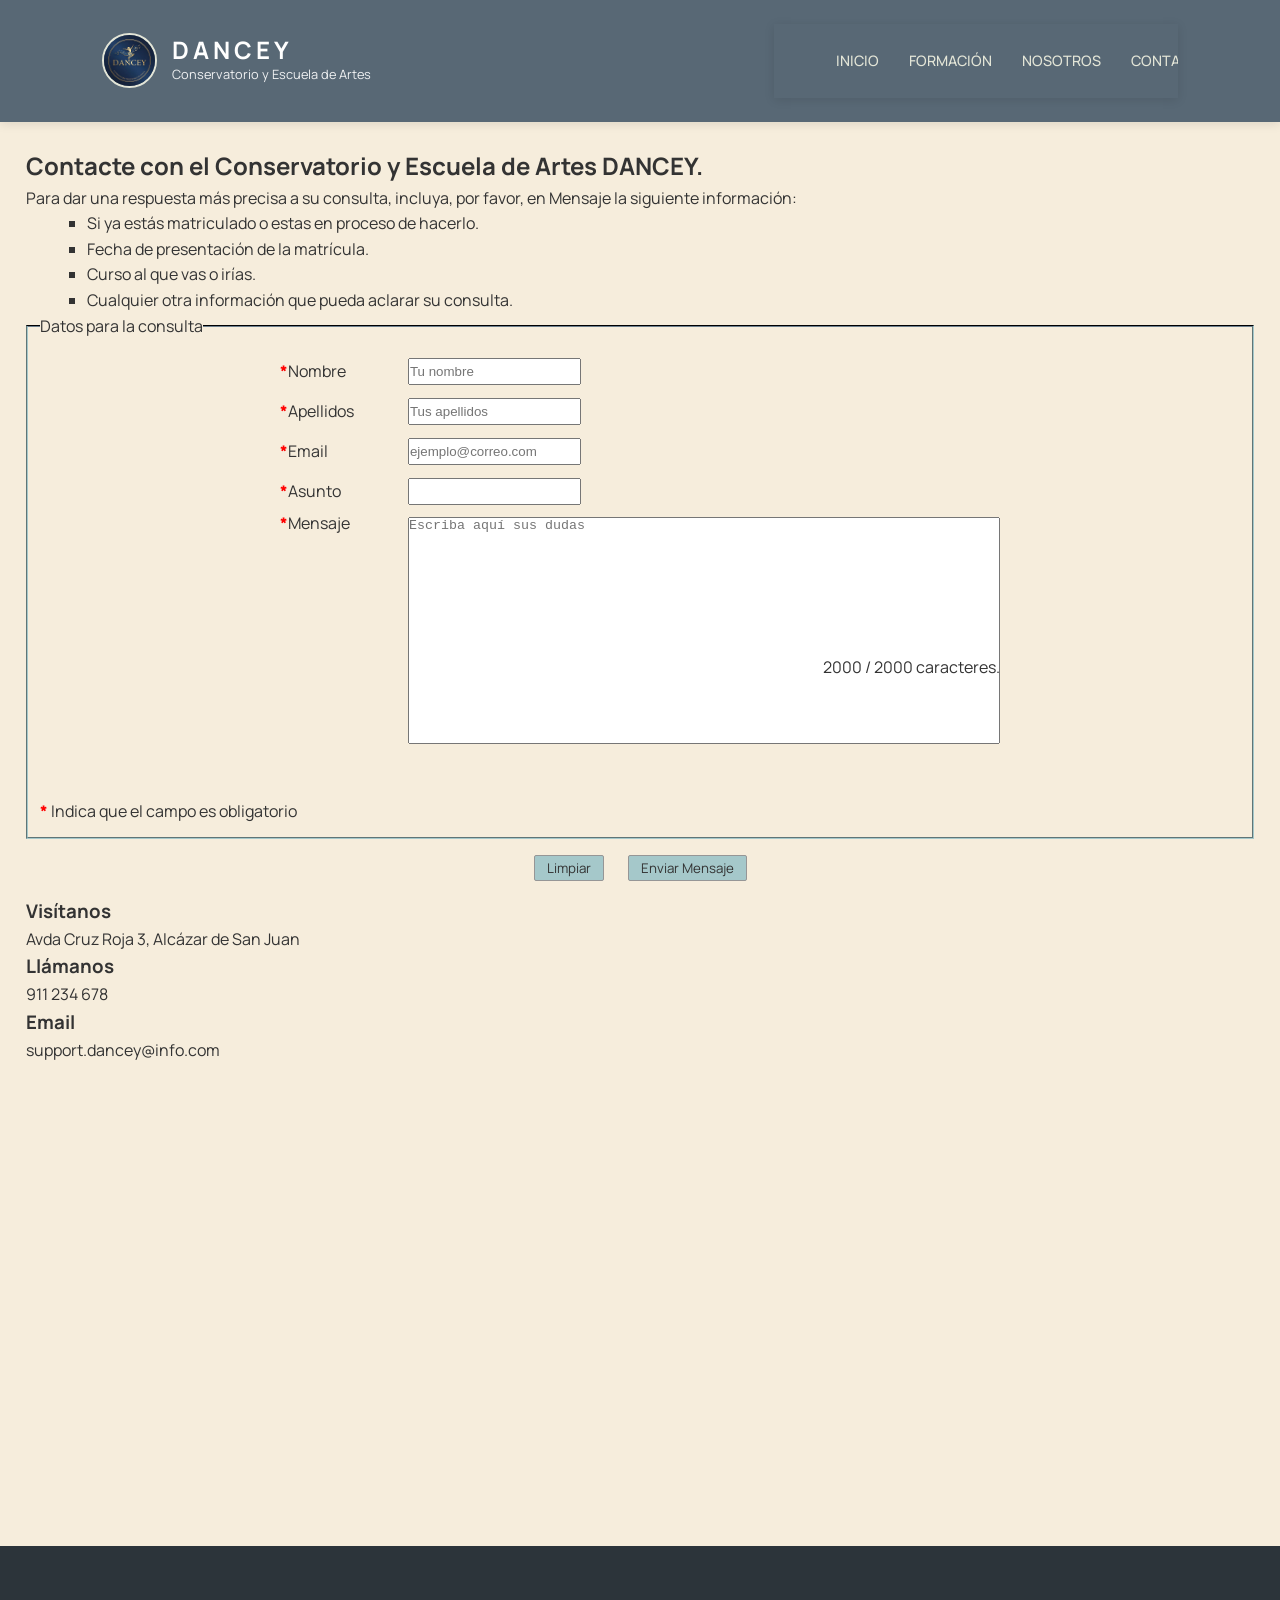
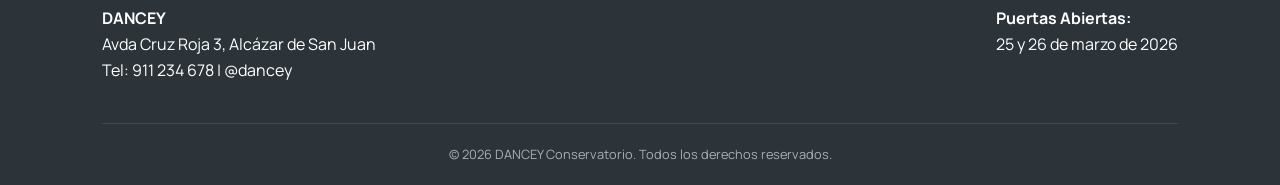
<file: Dancey_3erTrimestre_MirunaCarlosAlvaroFatima/html/contacto.html>
<!DOCTYPE html>
<html lang="es">

    <head>
        <meta charset="UTF-8">
        <meta name="viewport" content="width=device-width, initial-scale=1.0">
        <title>Contacto - DANCEY</title>
        <link rel="stylesheet" href="../css/base-style.css">
        <link rel="stylesheet" href="../css/contacto-style.css">
    </head>

    <body onresize="visibilityCheck()" onload="onReset()">
    <header>
        <div class="logo">
            <div class="logo-flex">
                <img src="../img/logo.jpeg" alt="Logo DANCEY" class="logo-img-dancey">
                
                <div class="logo-texto">
                    <h1>DANCEY</h1>
                    <p>Conservatorio y Escuela de Artes</p>
                </div>
            </div>
        </div>
        <nav>
        <button id="compact" style="display:none;">↓</button> <ul class="menu"> <li><a href="../index.html">Inicio</a></li>
            <li><a href="./formacion.html">Formación</a></li>
            <li><a href="./nosotros.html">Nosotros</a></li>
            <li><a href="./contacto.html">Contacto</a></li>
        </ul>
    </nav>
    </header>

        <main>
            <article>
                <h2>Contacte con el Conservatorio y Escuela de Artes DANCEY.</h2>
                <p>Para dar una respuesta más precisa a su consulta, incluya, por favor, en Mensaje la
                    siguiente información:</p>
                <ul>
                    <li>Si ya estás matriculado o estas en proceso de hacerlo.</li>
                    <li>Fecha de presentación de la matrícula.</li>
                    <li>Curso al que vas o irías.</li>
                    <li>Cualquier otra información que pueda aclarar su consulta.</li>
                </ul>
            </article>
            <article class="contacto-form">
                <form id="formulario" action="#">
                    <fieldset>
                        <legend>Datos para la consulta</legend>
                        <div class="datos">
                            <div class="input-group">
                                <label><span class="required">*</span>Nombre</label>
                                <input type="text" placeholder="Tu nombre">
                            </div>
                            <div class="input-group">
                                <label><span class="required">*</span>Apellidos</label>
                                <input type="text" placeholder="Tus apellidos">
                            </div>
                            <div class="input-group">
                                <label><span class="required">*</span>Email</label>
                                <input type="email" placeholder="ejemplo@correo.com" required>
                            </div>
                            <div class="input-group">
                                <label><span class="required">*</span>Asunto</label>
                                <input type="text" name="asunto" required>
                            </div>
                            <div class="input-group">
                                <label class="mensaje"><span class="required">*</span>Mensaje</label>
                                <textarea id="textarea" rows="15" cols="60" placeholder="Escriba aquí sus dudas"
                                    maxlength="2000" form="formulario" required></textarea>
                                <div class="caracteres">
                                    <p id="CActuales">
                                        2000 / 2000 caracteres.
                                    </p>
                                </div>
                            </div>
                        </div>
                        <p class="aclaracion"><span class="required">*</span> Indica que el campo es obligatorio</p>
                    </fieldset>
                    <div class="botones">
                        <button type="reset" class="btn-clean">Limpiar</button>
                        <button type="submit" class="btn-primary">Enviar Mensaje</button>
                    </div>
                </form>
            </article>

            <article>
                <div class="info-box">
                    <h3>Visítanos</h3>
                    <p>Avda Cruz Roja 3, Alcázar de San Juan</p>
                </div>
                <div class="info-box">
                    <h3>Llámanos</h3>
                    <p>911 234 678</p>
                </div>
                <div class="info-box">
                    <h3>Email</h3>
                    <p>support.dancey@info.com</p>
                </div>
                <div class="mapa-placeholder">
                    <iframe
                        src="https://www.google.com/maps/embed?pb=!1m14!1m12!1m3!1d2995.9442883830307!2d-3.2314231198125003!3d39.38494230468296!2m3!1f0!2f0!3f0!3m2!1i1024!2i768!4f13.1!5e0!3m2!1ses!2ses!4v1777017046117!5m2!1ses!2ses"
                        width="600" height="450" style="border:0;" allowfullscreen="" loading="lazy"
                        referrerpolicy="no-referrer-when-downgrade">
                    </iframe>
                </div>
            </article>
        </main>

    <footer id="contacto">
        <div class="footer-contenido">
            <div class="footer-info">
                <h4>DANCEY</h4>
                <p>Avda Cruz Roja 3, Alcázar de San Juan</p>
                <p>Tel: 911 234 678 | @dancey</p>
            </div>
            <div class="footer-evento">
                <p><strong>Puertas Abiertas:</strong></p>
                <p>25 y 26 de marzo de 2026</p>
            </div>
        </div>
        <div class="footer-boton">
            <p>&copy; 2026 DANCEY Conservatorio. Todos los derechos reservados.</p>
        </div>
    </footer>
        <script src='../js/contacto.js'></script>
    </body>

</html>
</file>
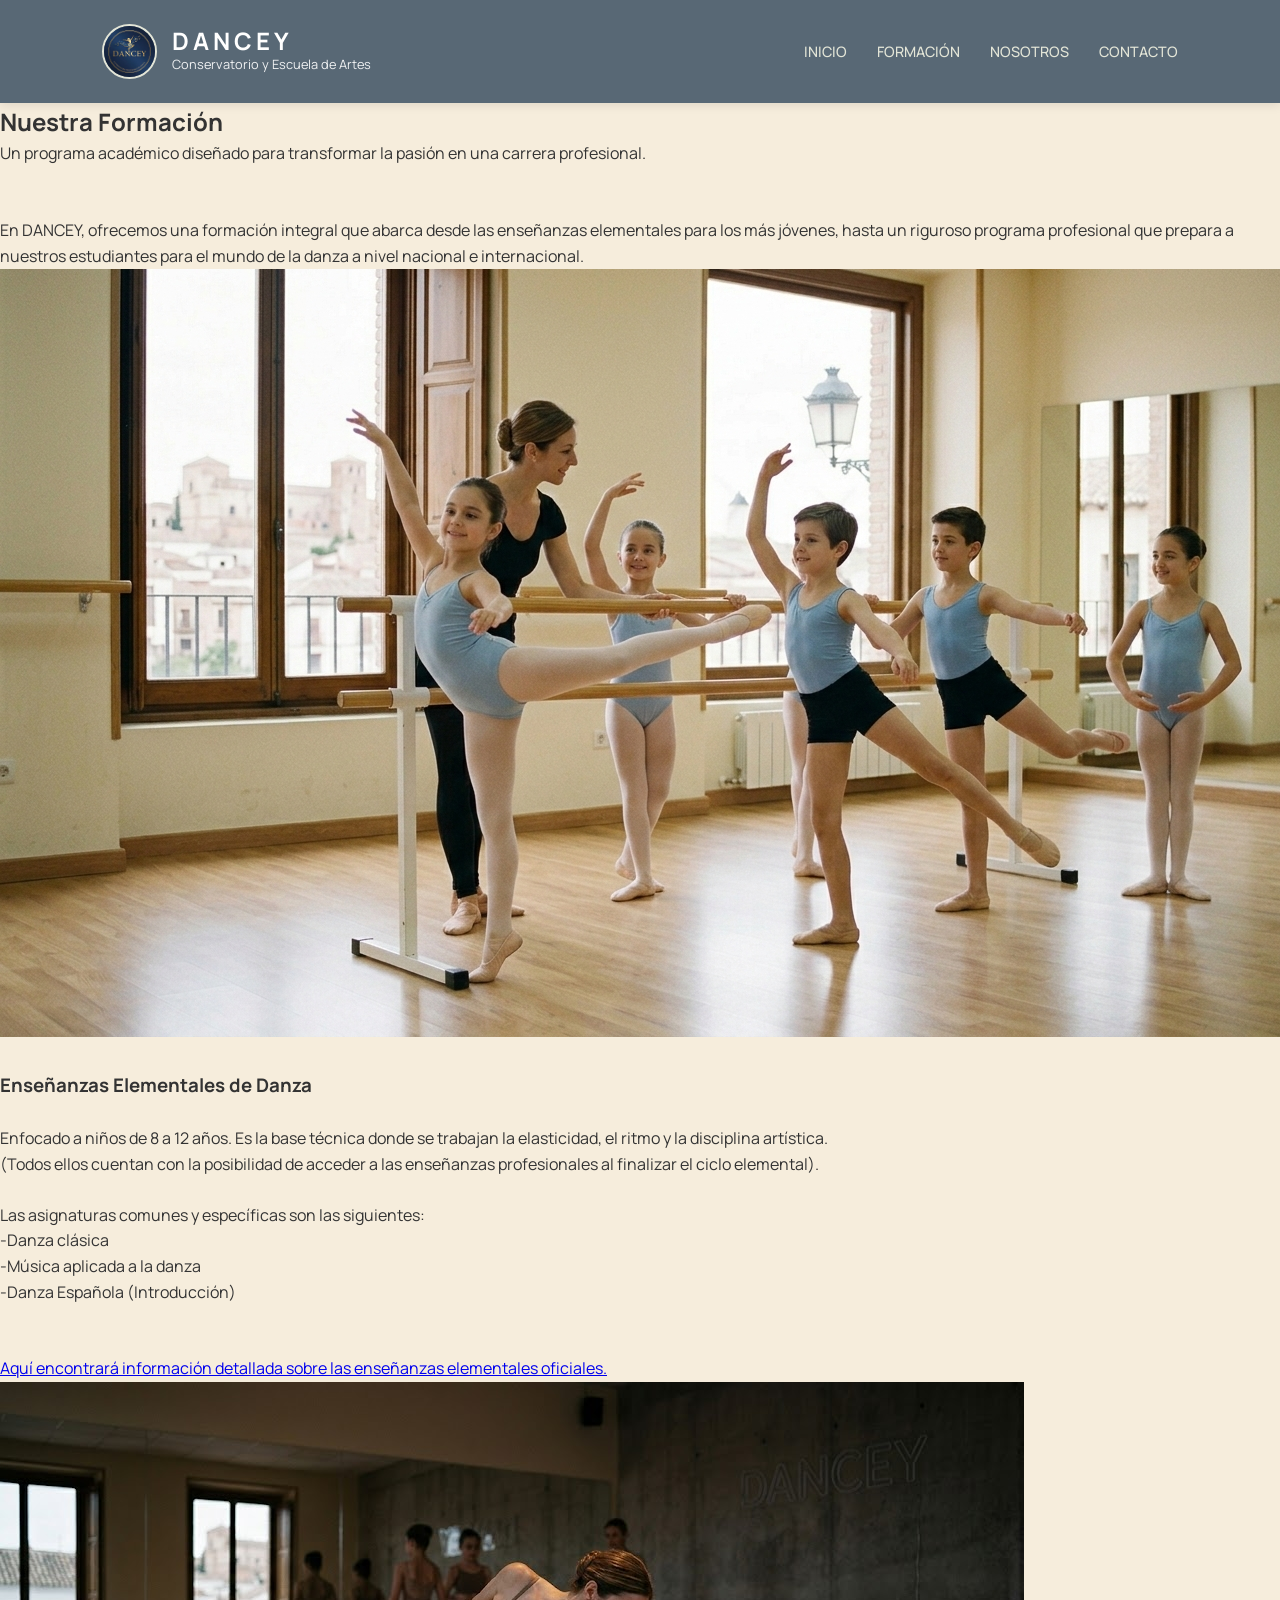
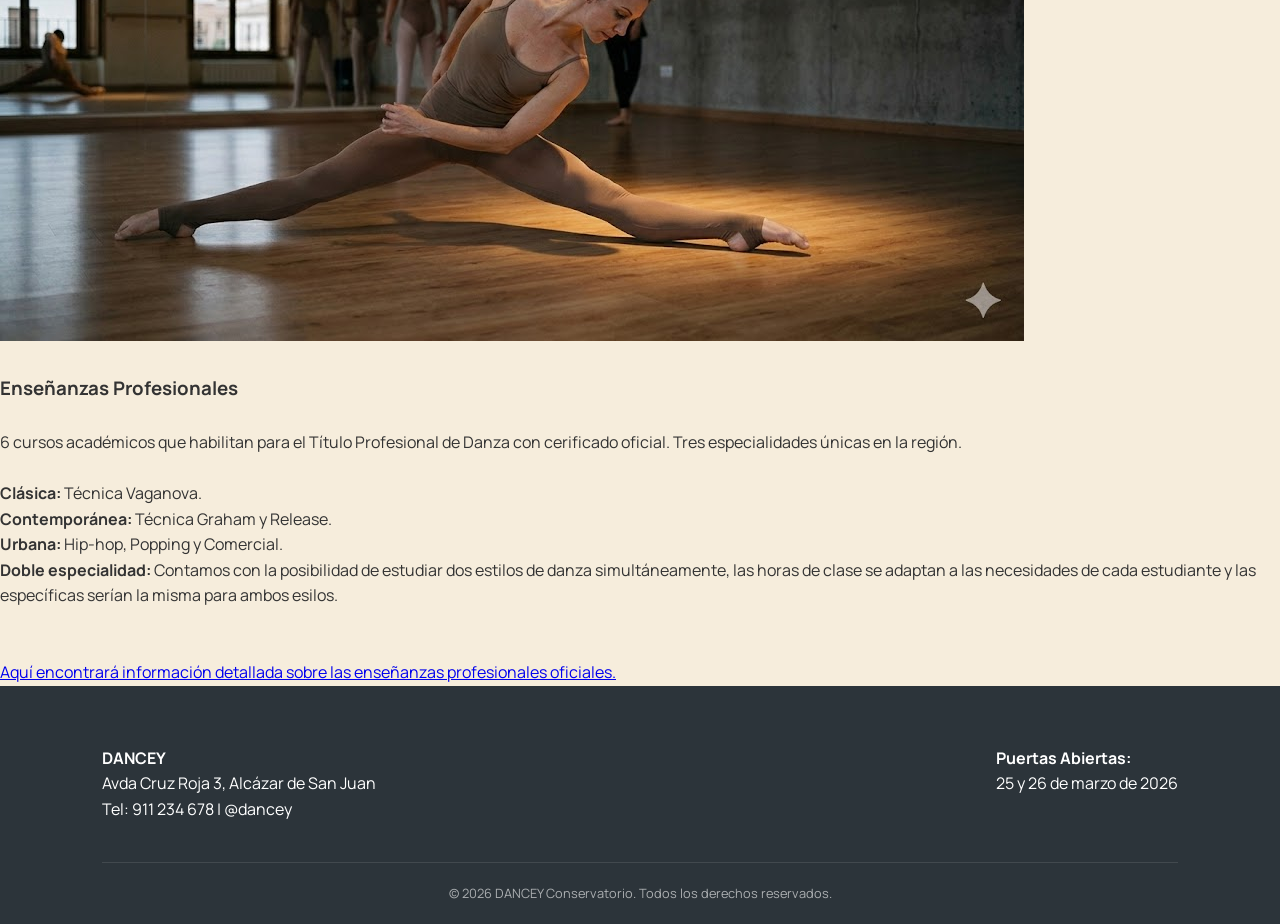
<file: Dancey_3erTrimestre_MirunaCarlosAlvaroFatima/html/formacion.html>
<!DOCTYPE html>
<html lang="es">
<head>
    <meta charset="UTF-8">
    <meta name="viewport" content="width=device-width, initial-scale=1.0">
    <title>Formación Académica - DANCEY</title>
    <link rel="stylesheet" href="../css/base-style.css">
    <link rel="stylesheet" href="../css/formacion-style.css">
</head>
<body>
    <header>
        <div class="logo">
            <div class="logo-flex">
                <img src="../img/logo.jpeg" alt="Logo DANCEY" class="logo-img-dancey">
                
                <div class="logo-texto">
                    <h1>DANCEY</h1>
                    <p>Conservatorio y Escuela de Artes</p>
                </div>
            </div>
        </div>
        <nav>
            <ul>
                <li><a href="../index.html">Inicio</a></li>
                <li><a href="./formacion.html">Formación</a></li>
                <li><a href="./nosotros.html">Nosotros</a></li>
                <li><a href="./contacto.html">Contacto</a></li>
            </ul>
        </nav>
    </header>

    <main class="page-content">
        <section class="page-intro">
            <h2>Nuestra Formación</h2>
            <p>Un programa académico diseñado para transformar la pasión en una carrera profesional.</p>
            <br>
            <br>
            <p>
                En DANCEY, ofrecemos una formación integral que abarca desde las enseñanzas elementales para los más jóvenes, hasta un riguroso programa profesional que prepara a nuestros estudiantes para el mundo de la danza a nivel nacional e internacional.
            </p> 
            </section>

        <section class="formacion-detalle">
            <div class="formacion-row">
                <div class="formacion-img">
                    <img src="../img/clase-elemental.png" alt="Niños en clase de ballet">
                </div>
                <br>

                <div class="formacion-info"> 
                    <h3>Enseñanzas Elementales de Danza</h3>
                    <br>

                    <p>Enfocado a niños de 8 a 12 años. Es la base técnica donde se trabajan la elasticidad, el ritmo y la disciplina artística.
                    <br>
                    (Todos ellos cuentan con la posibilidad de acceder a las enseñanzas profesionales al finalizar el ciclo elemental).
                    <br>
                    <br>
                    Las asignaturas comunes y específicas son las siguientes:
                    <br>
                    </p>
                    <div class="especialidades">
                        <div class="esp-item">-Danza clásica</div>
                        <div class="esp-item">-Música aplicada a la danza</div>
                        <div class="esp-item">-Danza Española (Introducción)</div>
                    </div>
                    <br>
                    <br> 
                    <p>
                        <a href="https://educacion.castillalamancha.es/educacion/ensenanzas-artisticas/elementales-danza" target="_blank">Aquí encontrará información detallada sobre las enseñanzas elementales oficiales.</a>
                    </p>
                </div>
            </div>

            <div class="formacion-row reverse">
                <div class="formacion-img">
                    <img src="../img/clase-profesional.jpg" alt="Danza contemporánea profesional">
                </div>
                <div class="formacion-info"> 
                    <br>
                    <h3>Enseñanzas Profesionales</h3>
                    <br>
                    <p>6 cursos académicos que habilitan para el Título Profesional de Danza con cerificado oficial. Tres especialidades únicas en la región.</p>
                    <br>
                    <div class="especialidades">
                        <div class="esp-item"><strong>Clásica:</strong> Técnica Vaganova.</div>
                        <div class="esp-item"><strong>Contemporánea:</strong> Técnica Graham y Release.</div>
                        <div class="esp-item"><strong>Urbana:</strong> Hip-hop, Popping y Comercial.</div>
                        <div class="esp-item"><strong>Doble especialidad:</strong> Contamos con la posibilidad de estudiar dos estilos de danza simultáneamente, las horas de clase se adaptan a las necesidades de cada estudiante y las específicas serían la misma para ambos esilos.</div>
                    </div>
                    <br>
                    <br> 
                    <p>
                        <a href="https://educacion.castillalamancha.es/educacion/ensenanzas-artisticas/profesionales-danza" target="_blank">Aquí encontrará información detallada sobre las enseñanzas profesionales oficiales.</a>
                    </p>
                </div>
            </div>
        </section>
    </main>

    <footer id="contacto">
        <div class="footer-contenido">
            <div class="footer-info">
                <h4>DANCEY</h4>
                <p>Avda Cruz Roja 3, Alcázar de San Juan</p>
                <p>Tel: 911 234 678 | @dancey</p>
            </div>
            <div class="footer-evento">
                <p><strong>Puertas Abiertas:</strong></p>
                <p>25 y 26 de marzo de 2026</p>
            </div>
        </div>
        <div class="footer-boton">
            <p>&copy; 2026 DANCEY Conservatorio. Todos los derechos reservados.</p>
        </div>
    </footer>

    </body>
</html>
</file>
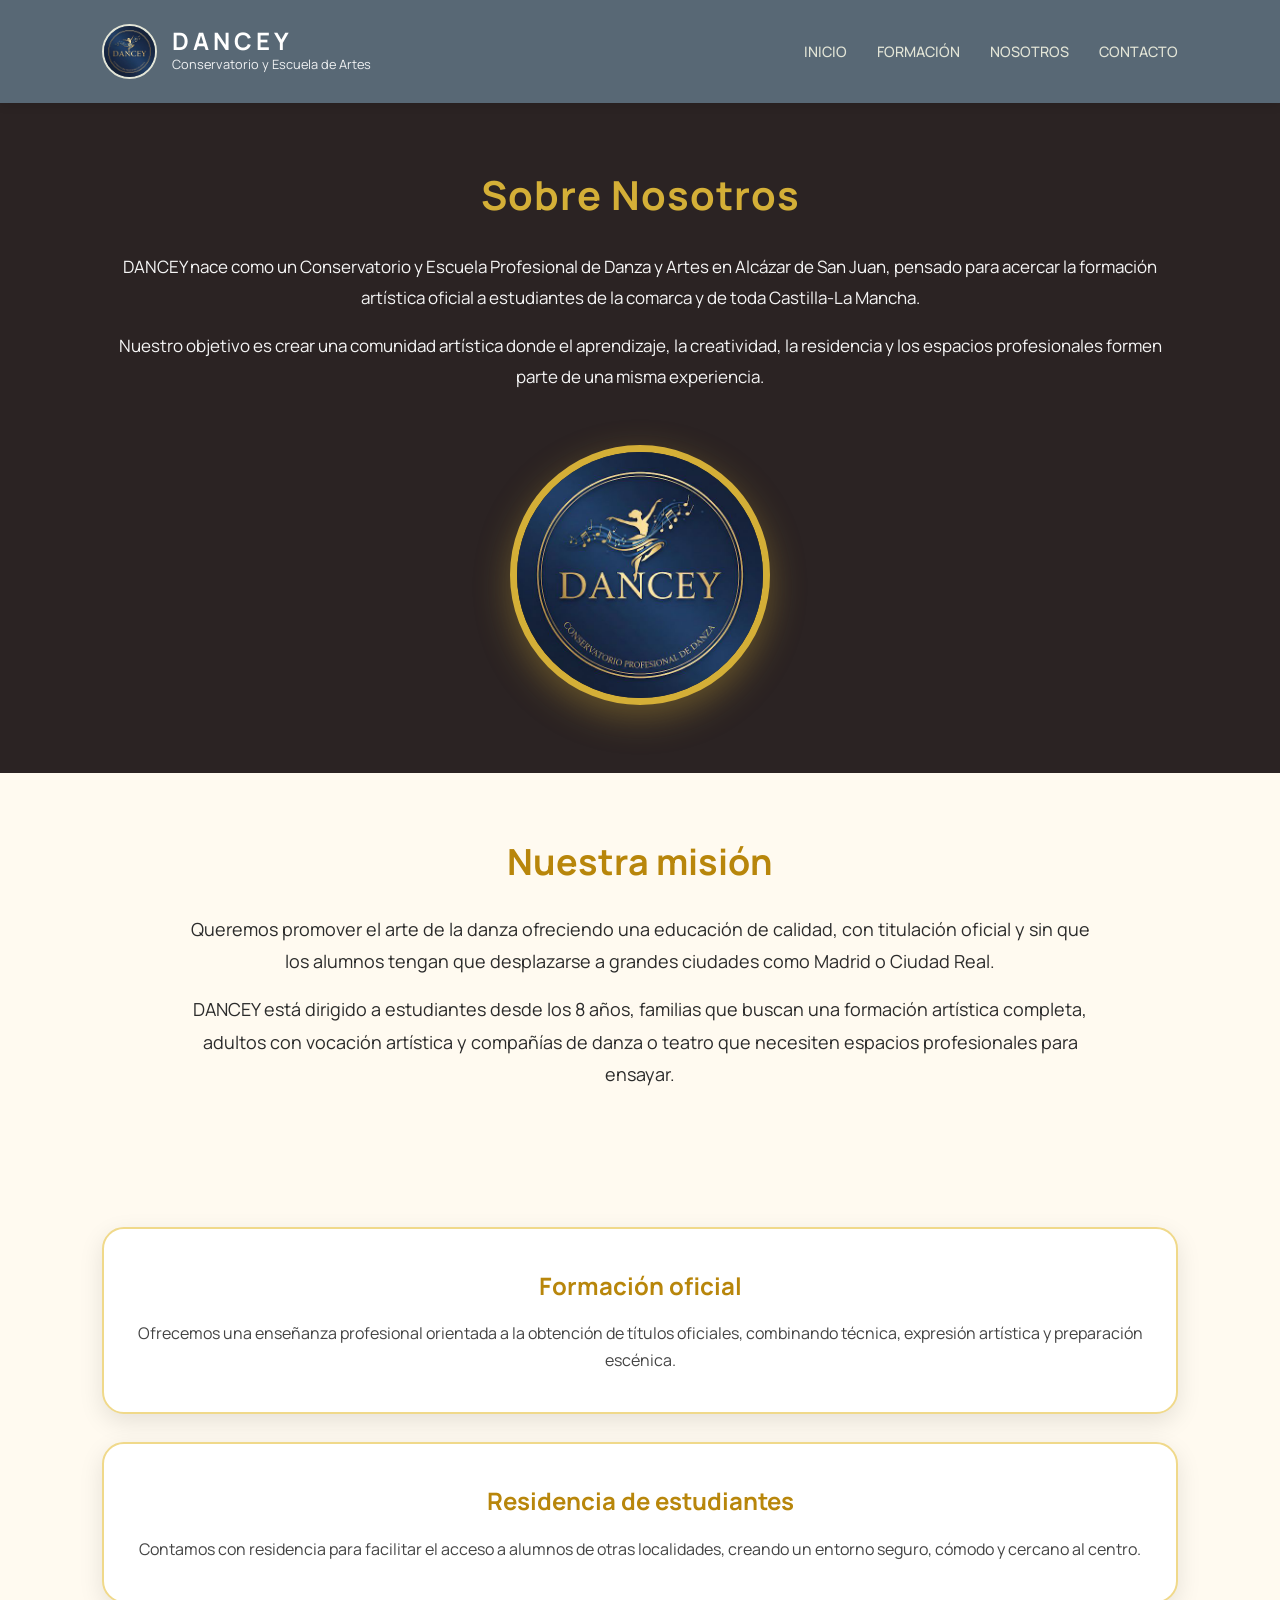
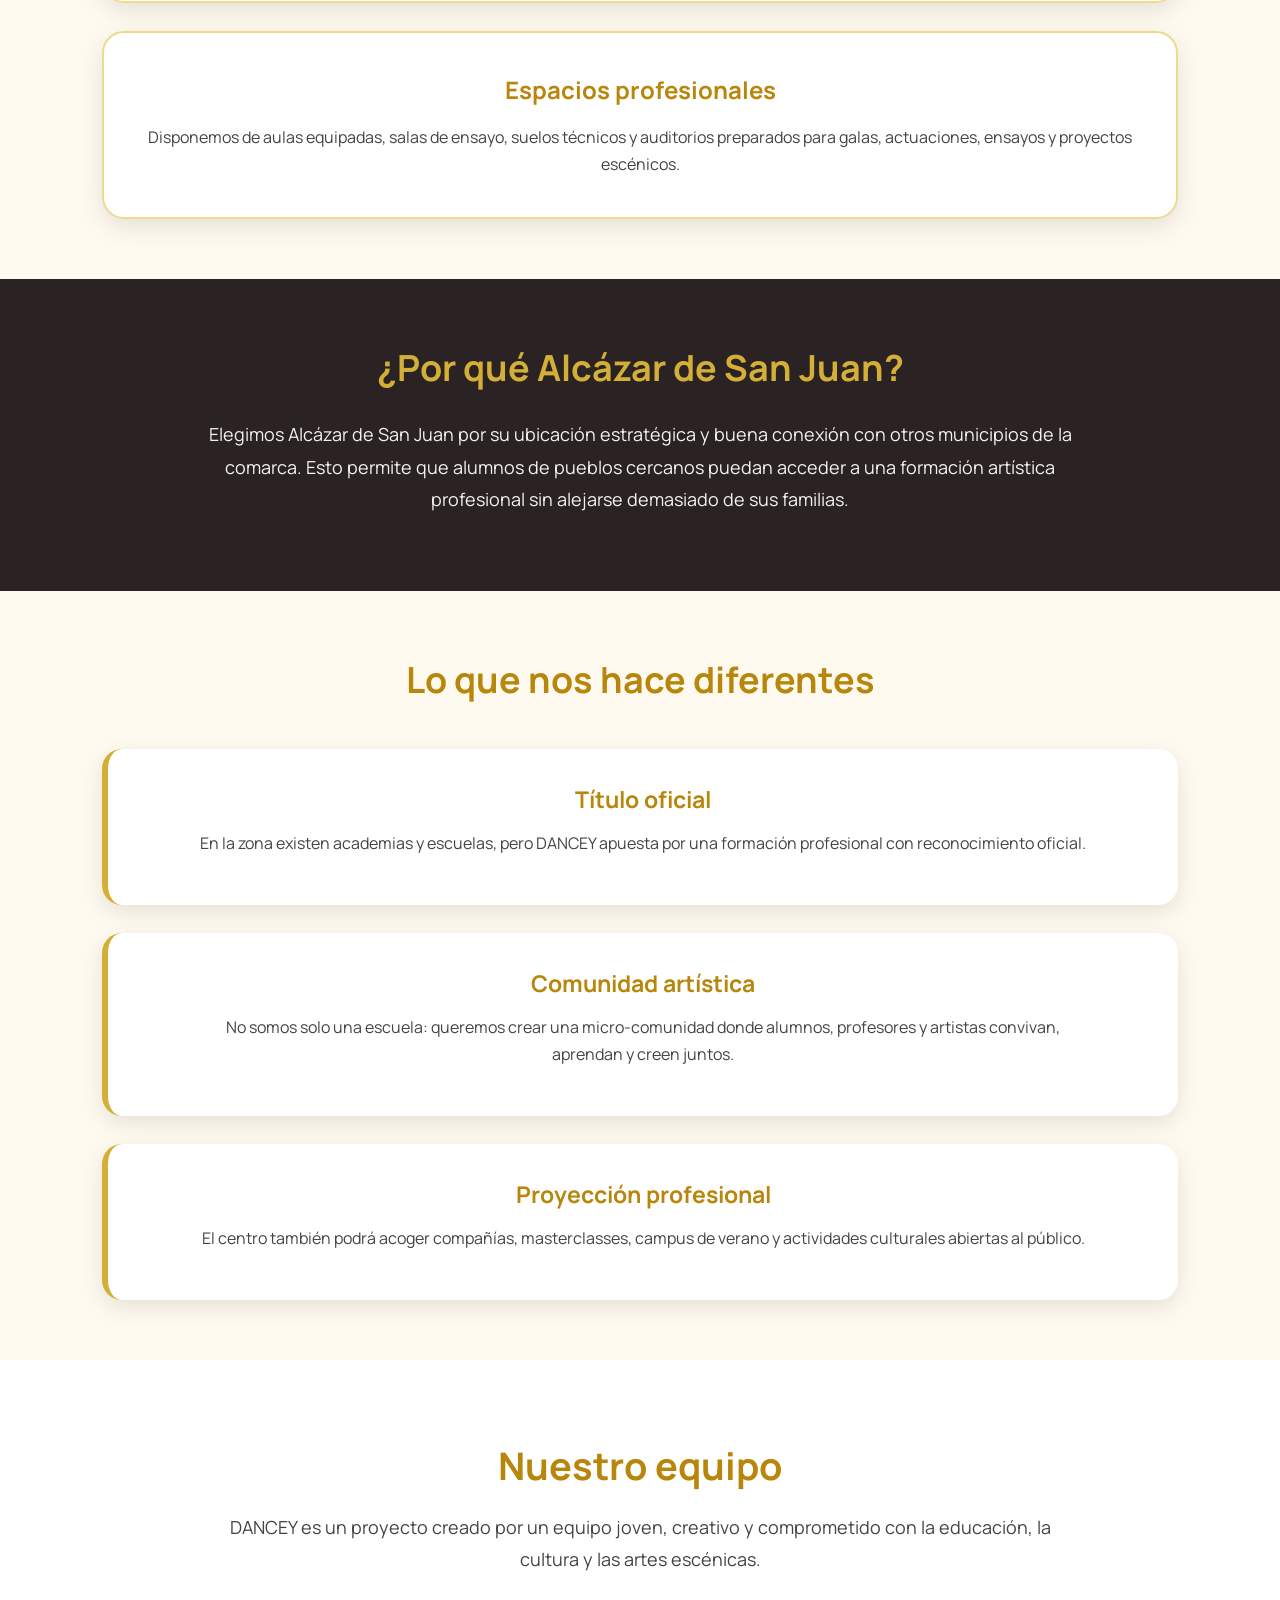
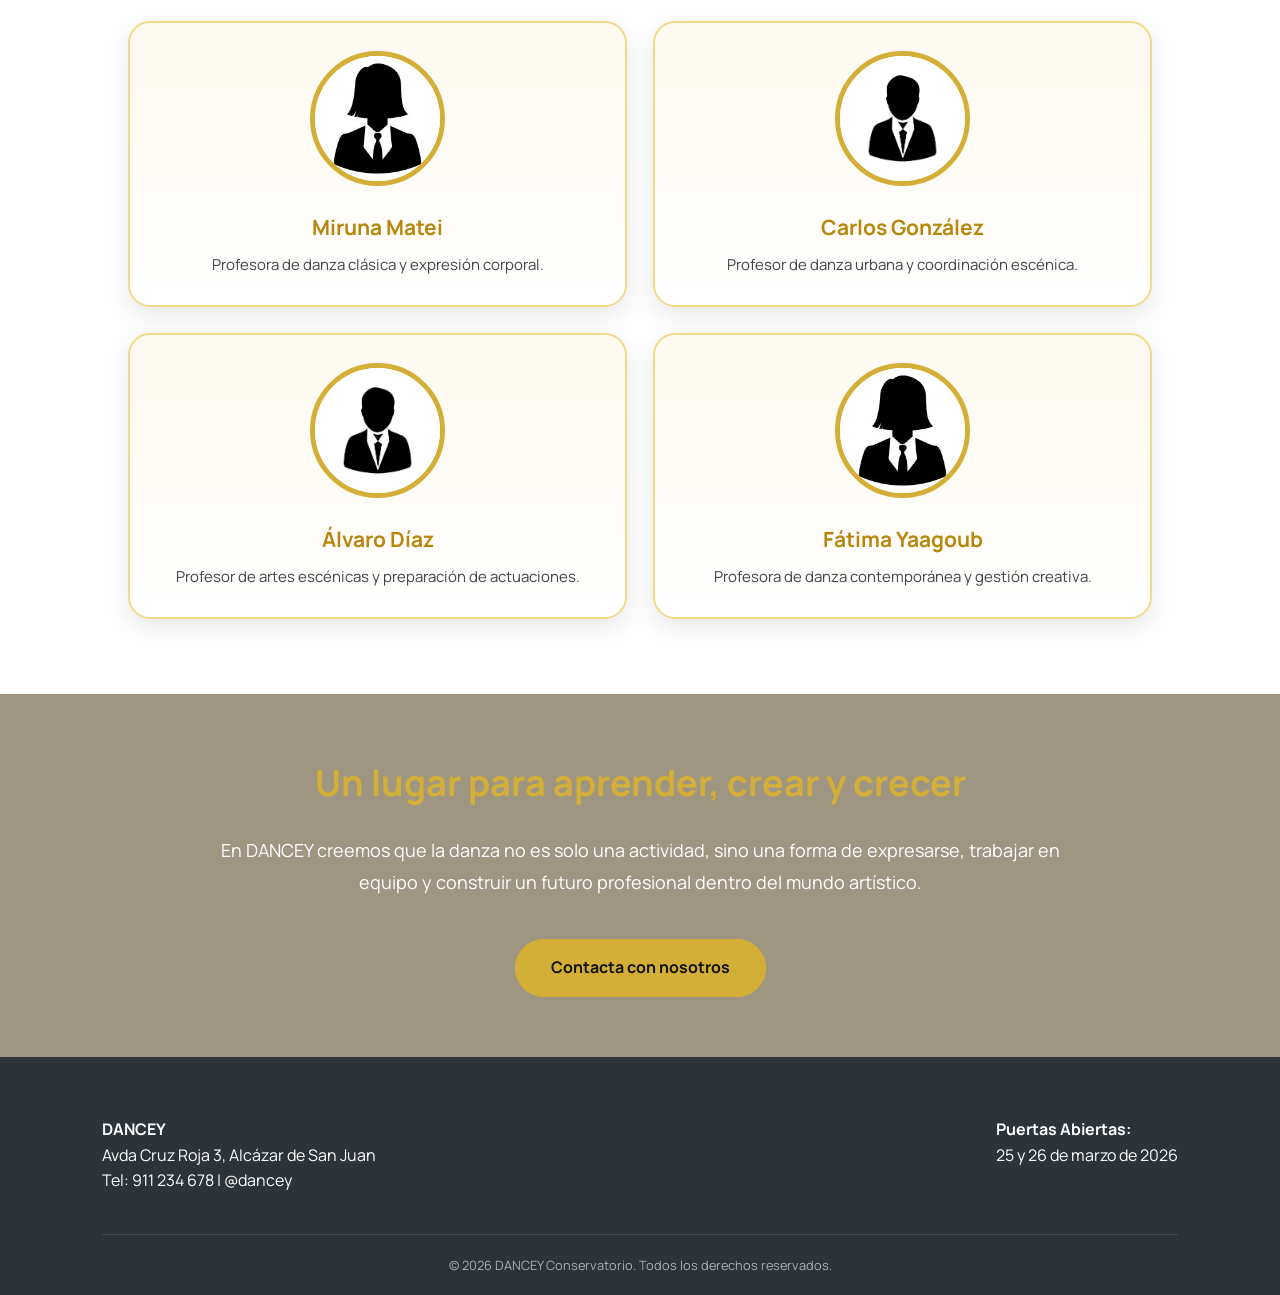
<file: Dancey_3erTrimestre_MirunaCarlosAlvaroFatima/html/nosotros.html>
<!-- SI QUIERES CAMBIAR LAS IMÁGENES, PUEDES HACERLO -->

<!DOCTYPE html>
<html lang="es">
<head>
    <meta charset="UTF-8">
    <meta name="viewport" content="width=device-width, initial-scale=1.0">
    <title>Sobre Nosotros - DANCEY</title>
    <link rel="stylesheet" href="../css/base-style.css">
    <link rel="stylesheet" href="../css/nosotros-style.css">
</head>
<body>
    <header>
        <div class="logo">
            <div class="logo-flex">
                <img src="../img/logo.jpeg" alt="Logo DANCEY" class="logo-img-dancey">
                
                <div class="logo-texto">
                    <h1>DANCEY</h1>
                    <p>Conservatorio y Escuela de Artes</p>
                </div>
            </div>
        </div>
        <nav>
            <ul>
                <li><a href="../index.html">Inicio</a></li>
                <li><a href="./formacion.html">Formación</a></li>
                <li><a href="./nosotros.html">Nosotros</a></li>
                <li><a href="./contacto.html">Contacto</a></li>
            </ul>
        </nav>
    </header>

    <main class="page-content">
    <section class="nosotros-hero">
    <div class="nosotros-hero-text">
        <h2>Sobre Nosotros</h2>
        <p>
            DANCEY nace como un Conservatorio y Escuela Profesional de Danza y Artes
            en Alcázar de San Juan, pensado para acercar la formación artística oficial
            a estudiantes de la comarca y de toda Castilla-La Mancha.
        </p>
        <p>
            Nuestro objetivo es crear una comunidad artística donde el aprendizaje,
            la creatividad, la residencia y los espacios profesionales formen parte
            de una misma experiencia.
        </p>
    </div>

    <div class="nosotros-hero-img">
        <img src="../img/logo.jpeg" alt="Logo DANCEY">
    </div>
</section>

<section class="nosotros-section">
    <h2>Nuestra misión</h2>
    <p>
        Queremos promover el arte de la danza ofreciendo una educación de calidad,
        con titulación oficial y sin que los alumnos tengan que desplazarse a grandes
        ciudades como Madrid o Ciudad Real.
    </p>
    <p>
        DANCEY está dirigido a estudiantes desde los 8 años, familias que buscan una
        formación artística completa, adultos con vocación artística y compañías de
        danza o teatro que necesiten espacios profesionales para ensayar.
    </p>
</section>

<section class="nosotros-cards">
    <article class="nosotros-card">
        <h3>Formación oficial</h3>
        <p>
            Ofrecemos una enseñanza profesional orientada a la obtención de títulos
            oficiales, combinando técnica, expresión artística y preparación escénica.
        </p>
    </article>

    <article class="nosotros-card">
        <h3>Residencia de estudiantes</h3>
        <p>
            Contamos con residencia para facilitar el acceso a alumnos de otras
            localidades, creando un entorno seguro, cómodo y cercano al centro.
        </p>
    </article>

    <article class="nosotros-card">
        <h3>Espacios profesionales</h3>
        <p>
            Disponemos de aulas equipadas, salas de ensayo, suelos técnicos y auditorios
            preparados para galas, actuaciones, ensayos y proyectos escénicos.
        </p>
    </article>
</section>

<section class="nosotros-section destacada">
    <h2>¿Por qué Alcázar de San Juan?</h2>
    <p>
        Elegimos Alcázar de San Juan por su ubicación estratégica y buena conexión
        con otros municipios de la comarca. Esto permite que alumnos de pueblos
        cercanos puedan acceder a una formación artística profesional sin alejarse
        demasiado de sus familias.
    </p>
</section>

<section class="nosotros-section">
    <h2>Lo que nos hace diferentes</h2>

    <div class="lista-diferencias">
        <div>
            <h3>Título oficial</h3>
            <p>
                En la zona existen academias y escuelas, pero DANCEY apuesta por una
                formación profesional con reconocimiento oficial.
            </p>
        </div>

        <div>
            <h3>Comunidad artística</h3>
            <p>
                No somos solo una escuela: queremos crear una micro-comunidad donde
                alumnos, profesores y artistas convivan, aprendan y creen juntos.
            </p>
        </div>

        <div>
            <h3>Proyección profesional</h3>
            <p>
                El centro también podrá acoger compañías, masterclasses, campus de verano
                y actividades culturales abiertas al público.
            </p>
        </div>
    </div>
</section>

<section class="equipo-section">
    <h2>Nuestro equipo</h2>
    <p class="equipo-intro">
        DANCEY es un proyecto creado por un equipo joven, creativo y comprometido con
        la educación, la cultura y las artes escénicas.
    </p>

    <div class="profesores-grid">
        <article class="profesor-card">
            <img src="../img/profesora.jpg" alt="Miruna Matei">
            <h3>Miruna Matei</h3>
            <p>Profesora de danza clásica y expresión corporal.</p>
        </article>

        <article class="profesor-card">
            <img src="../img/profesor.jpg" alt="Carlos González">
            <h3>Carlos González</h3>
            <p>Profesor de danza urbana y coordinación escénica.</p>
        </article>

        <article class="profesor-card">
            <img src="../img/profesor.jpg" alt="Álvaro Díaz">
            <h3>Álvaro Díaz</h3>
            <p>Profesor de artes escénicas y preparación de actuaciones.</p>
        </article>

        <article class="profesor-card">
            <img src="../img/profesora.jpg" alt="Fátima Yaagoub">
            <h3>Fátima Yaagoub</h3>
            <p>Profesora de danza contemporánea y gestión creativa.</p>
        </article>
    </div>
</section>

<section class="nosotros-section llamada">
    <h2>Un lugar para aprender, crear y crecer</h2>
    <p>
        En DANCEY creemos que la danza no es solo una actividad, sino una forma de
        expresarse, trabajar en equipo y construir un futuro profesional dentro del
        mundo artístico.
    </p>
    <a href="contacto.html" class="btn-nosotros">Contacta con nosotros</a>
</section>
    </main>

    <footer id="contacto">
        <div class="footer-contenido">
            <div class="footer-info">
                <h4>DANCEY</h4>
                <p>Avda Cruz Roja 3, Alcázar de San Juan</p>
                <p>Tel: 911 234 678 | @dancey</p>
            </div>
            <div class="footer-evento">
                <p><strong>Puertas Abiertas:</strong></p>
                <p>25 y 26 de marzo de 2026</p>
            </div>
        </div>
        <div class="footer-boton">
            <p>&copy; 2026 DANCEY Conservatorio. Todos los derechos reservados.</p>
        </div>
    </footer>

    
</body>
</html>
</file>
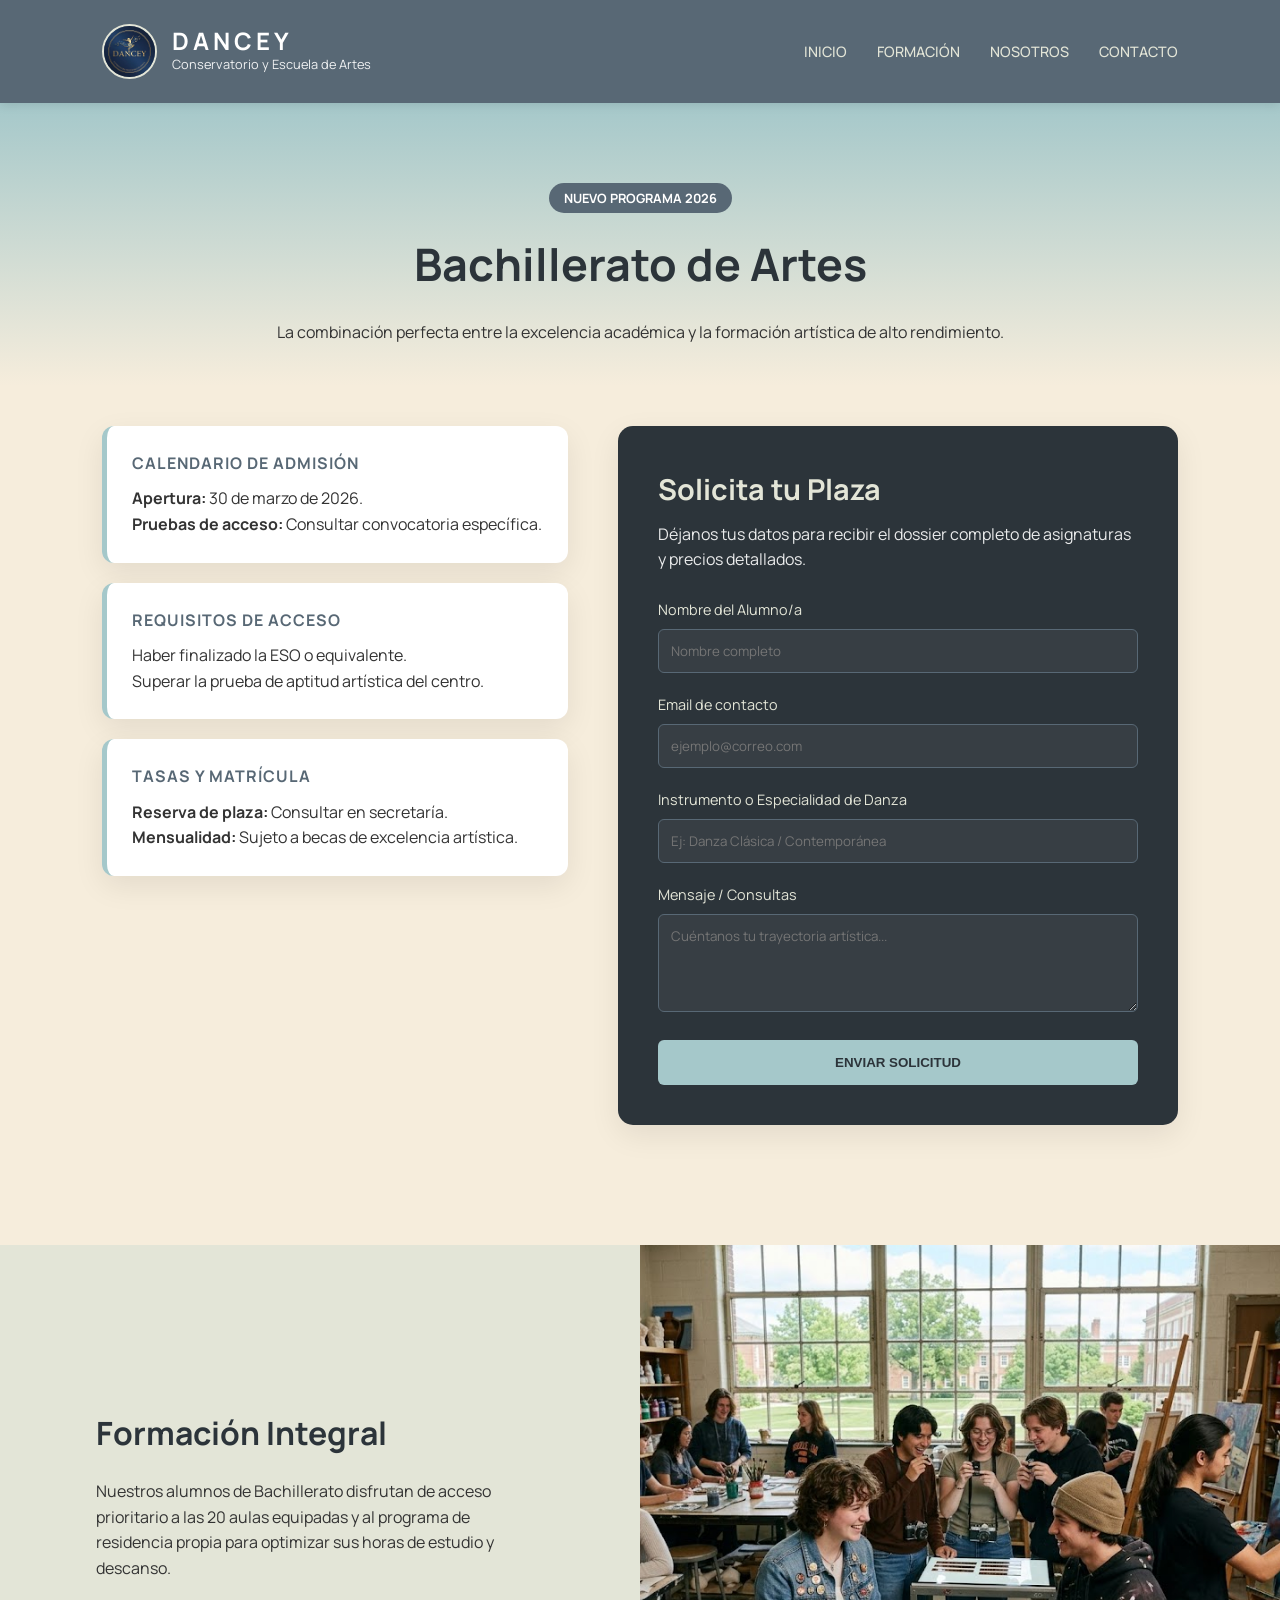
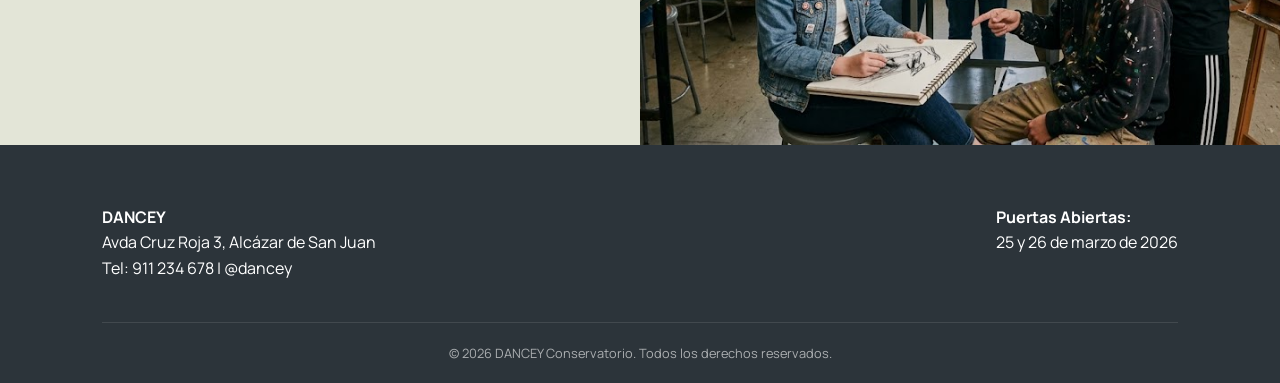
<file: Dancey_3erTrimestre_MirunaCarlosAlvaroFatima/html/tasas-bach.html>
<!DOCTYPE html>
<html lang="es">
<head>
    <meta charset="UTF-8">
    <meta name="viewport" content="width=device-width, initial-scale=1.0">
    <title>Bachillerato de Artes - DANCEY</title>
    <link rel="stylesheet" href="../css/base-style.css">
    <link rel="stylesheet" href="../css/tasas-bach-style.css">
</head>
<body>
    <header>
        <div class="logo">
            <div class="logo-flex">
                <img src="../img/logo.jpeg" alt="Logo DANCEY" class="logo-img-dancey">
                
                <div class="logo-texto">
                    <h1>DANCEY</h1>
                    <p>Conservatorio y Escuela de Artes</p>
                </div>
            </div>
        </div>
        <nav>
            <ul>
                <li><a href="../index.html">Inicio</a></li>
                <li><a href="./formacion.html">Formación</a></li>
                <li><a href="./nosotros.html">Nosotros</a></li>
                <li><a href="./contacto.html">Contacto</a></li>
            </ul>
        </nav>
    </header>

    <main class="contenido-pagina">
        <section class="pagina-intro">
            <span class="tag">Nuevo Programa 2026</span>
            <h2>Bachillerato de Artes</h2>
            <p>La combinación perfecta entre la excelencia académica y la formación artística de alto rendimiento.</p>
        </section>

        <section class="contacto-contenedor">
            
            <div class="contacto-info">
                <div class="info-caja">
                    <h4>Calendario de Admisión</h4>
                    <p><strong>Apertura:</strong> 30 de marzo de 2026.</p>
                    <p><strong>Pruebas de acceso:</strong> Consultar convocatoria específica.</p>
                </div>

                <div class="info-caja">
                    <h4>Requisitos de Acceso</h4>
                    <p>Haber finalizado la ESO o equivalente.</p>
                    <p>Superar la prueba de aptitud artística del centro.</p>
                </div>

                <div class="info-caja">
                    <h4>Tasas y Matrícula</h4>
                    <p><strong>Reserva de plaza:</strong> Consultar en secretaría.</p>
                    <p><strong>Mensualidad:</strong> Sujeto a becas de excelencia artística.</p>
                </div>
            </div>

            <div class="contacto-formulario">
                <h3>Solicita tu Plaza</h3>
                <p>Déjanos tus datos para recibir el dossier completo de asignaturas y precios detallados.</p>
                <form action="#">
                    <div class="input-grupo">
                        <label>Nombre del Alumno/a</label>
                        <input type="text" placeholder="Nombre completo" required>
                    </div>
                    <div class="input-grupo">
                        <label>Email de contacto</label>
                        <input type="email" placeholder="ejemplo@correo.com" required>
                    </div>
                    <div class="input-grupo">
                        <label>Instrumento o Especialidad de Danza</label>
                        <input type="text" placeholder="Ej: Danza Clásica / Contemporánea">
                    </div>
                    <div class="input-grupo">
                        <label>Mensaje / Consultas</label>
                        <textarea rows="4" placeholder="Cuéntanos tu trayectoria artística..."></textarea>
                    </div>
                    <button type="submit" class="boton-primario">Enviar Solicitud</button>
                </form>
            </div>
        </section>

        <section class="servicios-grid" style="margin-top: 80px;">
            <div class="servicios-texto">
                <h3>Formación Integral</h3>
                <p>Nuestros alumnos de Bachillerato disfrutan de acceso prioritario a las 20 aulas equipadas y al programa de residencia propia para optimizar sus horas de estudio y descanso.</p>
            </div>
            <div class="servicios-img">
                <img src="../img/bach-alumns-artes.jpg" alt="Estudiantes de Bachillerato de Artes">
            </div>
        </section>
    </main>

    <footer id="contacto">
        <div class="footer-contenido">
            <div class="footer-info">
                <h4>DANCEY</h4>
                <p>Avda Cruz Roja 3, Alcázar de San Juan</p>
                <p>Tel: 911 234 678 | @dancey</p>
            </div>
            <div class="footer-evento">
                <p><strong>Puertas Abiertas:</strong></p>
                <p>25 y 26 de marzo de 2026</p>
            </div>
        </div>
        <div class="footer-boton">
            <p>&copy; 2026 DANCEY Conservatorio. Todos los derechos reservados.</p>
        </div>
    </footer>

    <script src='../js/tasas-bach.js'></script>

    </body>
</html>
</file>
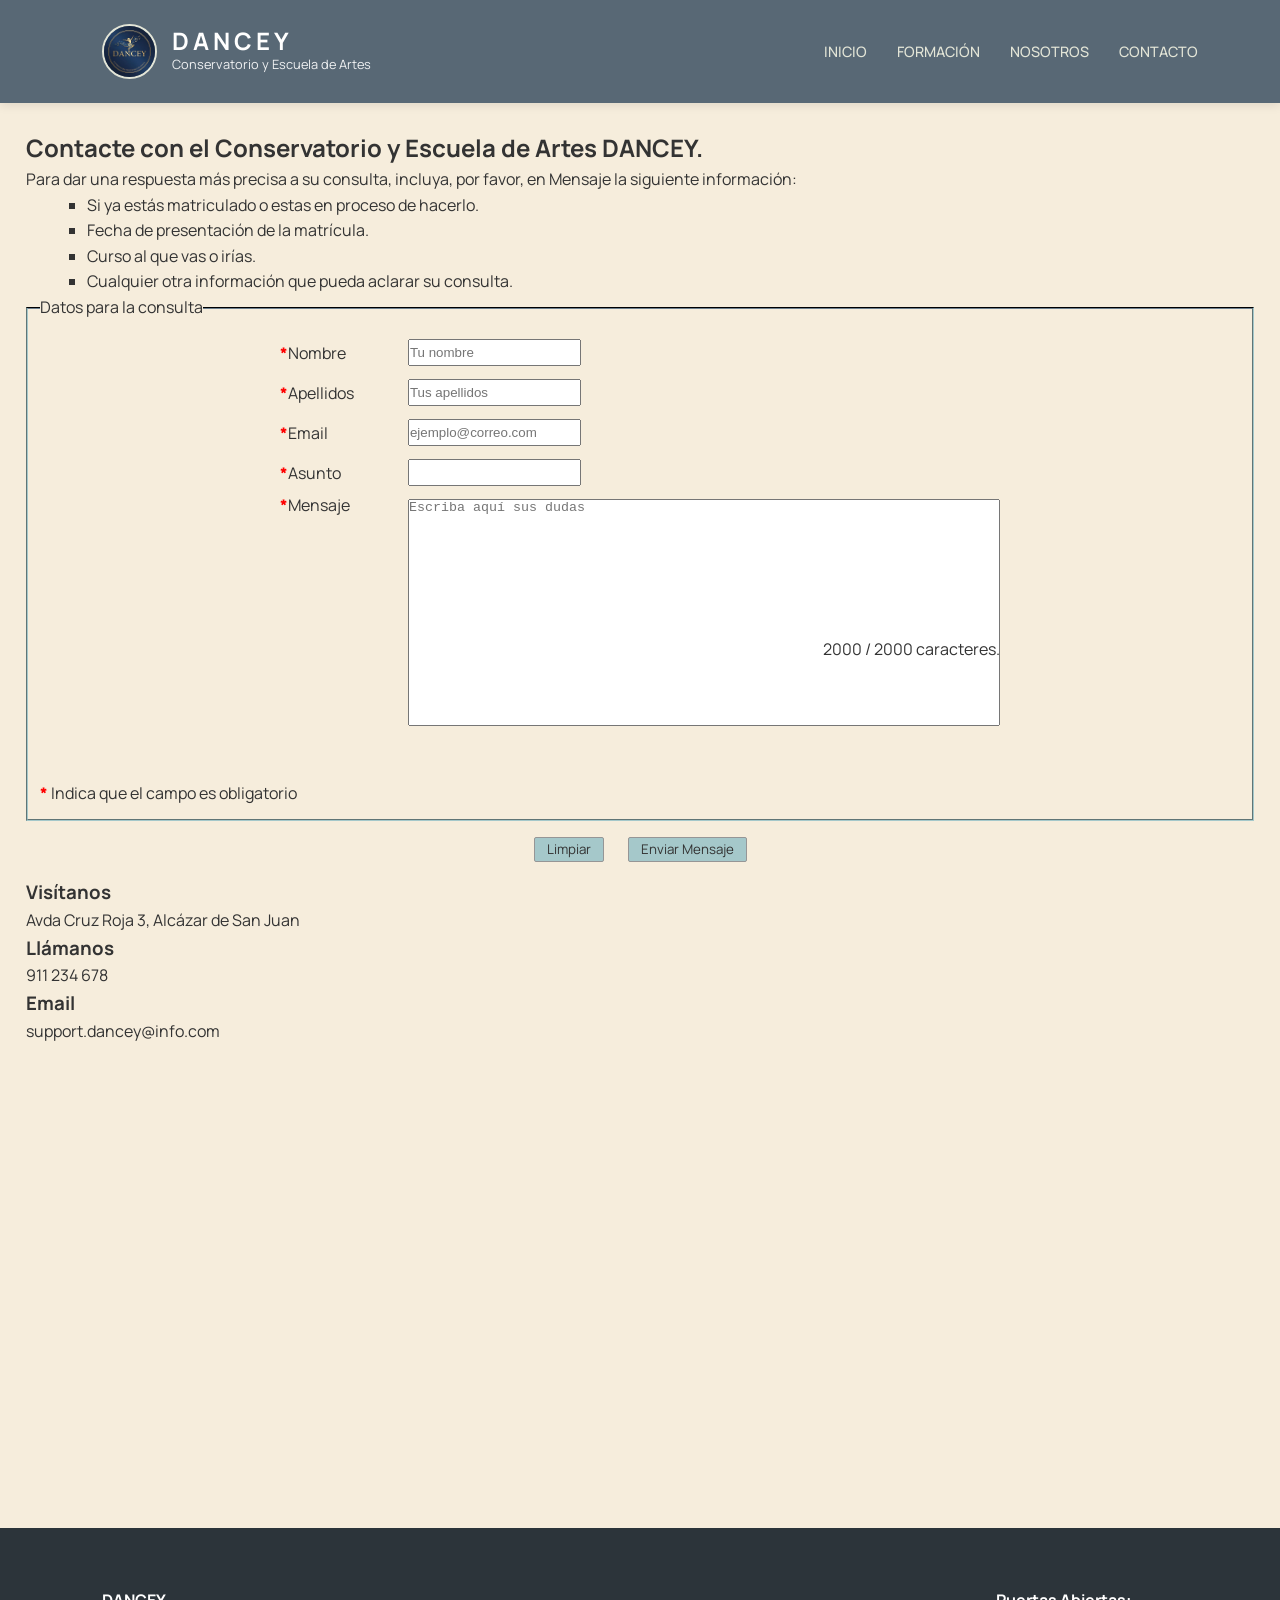
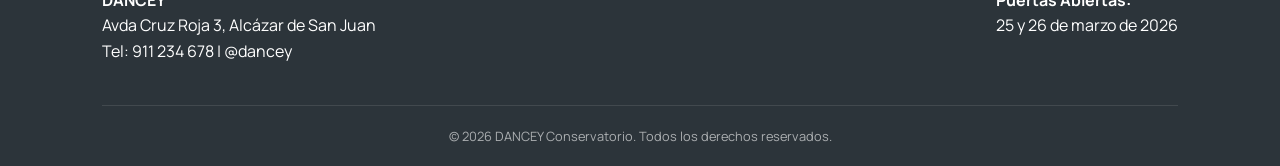
<file: Dancey_3erTrimestre_MirunaCarlosÁlvaroFátima/html/contacto.html>
<!DOCTYPE html>
<html lang="es">

    <head>
        <meta charset="UTF-8">
        <meta name="viewport" content="width=device-width, initial-scale=1.0">
        <title>Contacto - DANCEY</title>
        <link rel="stylesheet" href="../css/base-style.css">
        <link rel="stylesheet" href="../css/contacto-style.css">
    </head>

    <body onresize="visibilityCheck()" onload="onReset()">
    <header>
        <div class="logo">
            <div class="logo-flex">
                <img src="../img/logo.jpeg" alt="Logo DANCEY" class="logo-img-dancey">
                
                <div class="logo-texto">
                    <h1>DANCEY</h1>
                    <p>Conservatorio y Escuela de Artes</p>
                </div>
            </div>
        </div>
        <nav>
            <ul>
                <li><a href="../index.html">Inicio</a></li>
                <li><a href="./formacion.html">Formación</a></li>
                <li><a href="./nosotros.html">Nosotros</a></li>
                <li><a href="./contacto.html">Contacto</a></li>
            </ul>
        </nav>
    </header>

        <main>
            <article>
                <h2>Contacte con el Conservatorio y Escuela de Artes DANCEY.</h2>
                <p>Para dar una respuesta más precisa a su consulta, incluya, por favor, en Mensaje la
                    siguiente información:</p>
                <ul>
                    <li>Si ya estás matriculado o estas en proceso de hacerlo.</li>
                    <li>Fecha de presentación de la matrícula.</li>
                    <li>Curso al que vas o irías.</li>
                    <li>Cualquier otra información que pueda aclarar su consulta.</li>
                </ul>
            </article>
            <article class="contacto-form">
                <form id="formulario" action="#">
                    <fieldset>
                        <legend>Datos para la consulta</legend>
                        <div class="datos">
                            <div class="input-group">
                                <label><span class="required">*</span>Nombre</label>
                                <input type="text" placeholder="Tu nombre">
                            </div>
                            <div class="input-group">
                                <label><span class="required">*</span>Apellidos</label>
                                <input type="text" placeholder="Tus apellidos">
                            </div>
                            <div class="input-group">
                                <label><span class="required">*</span>Email</label>
                                <input type="email" placeholder="ejemplo@correo.com" required>
                            </div>
                            <div class="input-group">
                                <label><span class="required">*</span>Asunto</label>
                                <input type="email" required>
                            </div>
                            <div class="input-group">
                                <label class="mensaje"><span class="required">*</span>Mensaje</label>
                                <textarea id="textarea" rows="15" cols="60" placeholder="Escriba aquí sus dudas"
                                    maxlength="2000" form="formulario" required></textarea>
                                <div class="caracteres">
                                    <p id="CActuales">
                                        2000 / 2000 caracteres.
                                    </p>
                                </div>
                            </div>
                        </div>
                        <p class="aclaracion"><span class="required">*</span> Indica que el campo es obligatorio</p>
                    </fieldset>
                    <div class="botones">
                        <button type="reset" class="btn-clean">Limpiar</button>
                        <button type="submit" class="btn-primary">Enviar Mensaje</button>
                    </div>
                </form>
            </article>

            <article>
                <div class="info-box">
                    <h3>Visítanos</h3>
                    <p>Avda Cruz Roja 3, Alcázar de San Juan</p>
                </div>
                <div class="info-box">
                    <h3>Llámanos</h3>
                    <p>911 234 678</p>
                </div>
                <div class="info-box">
                    <h3>Email</h3>
                    <p>support.dancey@info.com</p>
                </div>
                <div class="mapa-placeholder">
                    <iframe
                        src="https://www.google.com/maps/embed?pb=!1m14!1m12!1m3!1d2995.9442883830307!2d-3.2314231198125003!3d39.38494230468296!2m3!1f0!2f0!3f0!3m2!1i1024!2i768!4f13.1!5e0!3m2!1ses!2ses!4v1777017046117!5m2!1ses!2ses"
                        width="600" height="450" style="border:0;" allowfullscreen="" loading="lazy"
                        referrerpolicy="no-referrer-when-downgrade">
                    </iframe>
                </div>
            </article>
        </main>

    <footer id="contacto">
        <div class="footer-contenido">
            <div class="footer-info">
                <h4>DANCEY</h4>
                <p>Avda Cruz Roja 3, Alcázar de San Juan</p>
                <p>Tel: 911 234 678 | @dancey</p>
            </div>
            <div class="footer-evento">
                <p><strong>Puertas Abiertas:</strong></p>
                <p>25 y 26 de marzo de 2026</p>
            </div>
        </div>
        <div class="footer-boton">
            <p>&copy; 2026 DANCEY Conservatorio. Todos los derechos reservados.</p>
        </div>
    </footer>
        <script src='../js/contacto.js'></script>
    </body>

</html>
</file>
<file: Dancey_3erTrimestre_MirunaCarlosAlvaroFatima/css/base-style.css>
/* ==========================================================================
    MIRUNA GEORGIANA MATEI (PÁGINA COMPLETA)
   ========================================================================== */

@import url('https://fonts.googleapis.com/css2?family=Manrope:wght@300;500;700&display=swap');

:root {
    --color-principal: #f6eddc;
    --color-enlace: #e3e5d7;
    --color-enlace-visto: #bdd6d2;
    --color-contraste-1: #a5c8ca;
    --color-contraste-2: #586875;
    --color-oscuro: #2c343a;
    --color-texto: #333;
    --fuente-manrope: 'Manrope', sans-serif;
    --shadow: 0 10px 30px rgba(0,0,0,0.08);
}

* {
    margin: 0;
    padding: 0;
    box-sizing: border-box;
}

body {
    font-family: var(--fuente-manrope);
    background-color: var(--color-principal);
    color: var(--color-texto);
    line-height: 1.6;
    overflow-x: hidden;
}

/* ==========================================================================
    2. ESTRUCTURA (Header, Logo, Nav, Footer)
   ========================================================================== */

/* --- Header General --- */
header {
    background-color: var(--color-contraste-2);
    color: white;
    padding: 1.5rem 8%;
    display: flex;
    justify-content: space-between;
    align-items: center;
    position: sticky;
    top: 0;
    z-index: 1000;
    box-shadow: 0 2px 10px rgba(0,0,0,0.1);
}

/* --- Logo --- */
.logo-flex {
    display: flex;
    align-items: center;
    gap: 15px; 
}

.logo-img-dancey {
    width: 55px;
    height: 55px;
    border-radius: 50%; 
    object-fit: cover;  
    border: 2px solid var(--color-enlace); 
    background-color: white; 
}

.logo-texto h1 { 
    margin: 0; 
    line-height: 1.1; 
    font-size: 1.5rem; 
    letter-spacing: 4px; 
}

.logo-texto p { 
    margin: 0; 
    font-size: 0.8rem; 
    opacity: 0.9; 
}

/* --- Navegación --- */
nav ul { 
    display: flex; 
    list-style: none; 
}

nav ul li { 
    margin-left: 30px; 
}

nav a {
    text-decoration: none;
    color: var(--color-enlace);
    font-weight: 500;
    font-size: 0.9rem;
    text-transform: uppercase;
    transition: 0.3s;
}

nav a:hover { 
    color: white; 
}

/* --- Footer --- */
footer {
    background-color: var(--color-oscuro);
    color: white;
    padding: 60px 8% 20px;
}

.footer-contenido {
    display: flex;
    justify-content: space-between;
    border-bottom: 1px solid rgba(255,255,255,0.1);
    padding-bottom: 40px;
    margin-bottom: 20px;
}

.footer-boton { 
    text-align: center; 
    font-size: 0.8rem; 
    opacity: 0.6; 
}
</file>
<file: Dancey_3erTrimestre_MirunaCarlosAlvaroFatima/css/contacto-style.css>
/* ==========================================================================
    Álvaro Díaz (CONTACTO)
   ========================================================================== */
@import url('https://fonts.googleapis.com/css2?family=Manrope:wght@300;500;700&display=swap');

:root {
    --color-principal: #f6eddc;
    --color-enlace: #e3e5d7;
    --color-enlace-visto: #bdd6d2;
    --color-contraste-1: #a5c8ca;
    --color-contraste-2: #586875;
    --color-oscuro: #2c343a;
    --color-texto: #333;
    --fuente-manrope: 'Manrope', sans-serif;
    --shadow: 0 10px 30px rgba(0,0,0,0.08);
}

.menu {
    background-color: var(--color-contraste-2) !important;
    color: white !important;
    padding: 1.5rem 8% !important;
    display: flex !important;
    justify-content: space-between !important;
    align-items: center !important;
    top: 0 !important;
    z-index: 1000 !important;
    box-shadow: 0 2px 10px rgba(0,0,0,0.1) !important;
    overflow:scroll !important;
}

#compact {
    background-color: var(--color-contraste-2) !important;
    display: none !important;
    border-radius: 0 !important;
    border-color: var(--color-contraste-2) !important;
    border-bottom-left-radius: 2px !important;
    border-bottom-right-radius: 2px !important;
    color: white !important;
}

#compact:hover {
    background: var(--color-principal) !important;
    color: var(--color-texto) !important; 
}
/*
a partir de aquí ya no tendría que ir denro del estilo principal
*/

main {
    margin: 2%;
}

.contacto-form fieldset{
    padding: 1%;
}

.required {
    color: red;
    font-weight: 900;
}

button {
    font-family: var(--fuente-manrope);
    color: var(--color-texto);
    padding: 0.2em 0.9em;
    border-radius: 2px;
    cursor: pointer;
    background: var(--color-contraste-1);
    border: 1px solid #969696;
}

.botones {
    margin-top: 1rem;
    margin-bottom: 1rem;
    display: flex;
    gap: 1.5rem;
}

button:first-child {
    margin-left: auto;
}

button:last-child {
    margin-right: auto;
}

button:hover {
    background: var(--color-principal);
}

.mapa-placeholder {
    width: 100%;
}

iframe {
    width: 100%;
}

ul {
    padding-left: 5%;
    list-style:square;
}

.datos {
    margin-left: 20%;
    margin-right: 20%;
    display: flex;
    flex-direction: column;
}

#textarea {
    resize: none;
    grid-area: textarea;
}

.mensaje {
    grid-area: mensaje;
}

.caracteres {
    grid-area: caracteres;
    text-align: right;
}

.input-group {
    height: 2.5rem;
    display: flex;
    align-items: center;
}

.input-group:last-child {
    display: grid;
    grid-template-columns: 0fr 1fr;
    grid-template-rows: 1fr 1fr;
    grid-template-areas: 
    "mensaje textarea"
    "mensaje caracteres"
    ;
    align-items: baseline;
    height: 18rem;
}

.input-group label {
    width: 8rem;
    height: 1.5rem;
}

.input-group input {
    height: 1.7rem;
}

fieldset {
    padding: 1% 5%;
    border-color: var(--color-contraste-1);
    border-top-color: var(--color-oscuro);
}

/* Medias Querys */
@media screen and (max-width: 820px) {
    .datos {
        margin-left: 1%;
        margin-right: 1%;
        display: flex;
        flex-direction: column;
    }

    .input-group:last-child {
        display: grid;
        grid-template-columns: 0fr 1fr;
        grid-template-rows: 1fr 1fr;
        grid-template-areas: 
        "mensaje mensaje"
        "textarea textarea"
        "caracteres caracteres"
        ;
        align-items: baseline;
        height: 18rem;
    }
}
</file>
<file: Dancey_3erTrimestre_MirunaCarlosAlvaroFatima/css/formacion-style.css>
/* ==========================================================================
    <TU NOMBRE EN MAYÚSCULAS> (FORMACIÓN)
   ========================================================================== */

/* ==========================================================================
    1. CONFIGURACIÓN GLOBAL, VARIABLES Y BASE
   ========================================================================== */

@import url('https://fonts.googleapis.com/css2?family=Manrope:wght@300;500;700&display=swap');

:root {
    --color-principal: #f6eddc;
    --color-enlace: #e3e5d7;
    --color-enlace-visto: #bdd6d2;
    --color-contraste-1: #a5c8ca;
    --color-contraste-2: #586875;
    --color-oscuro: #2c343a;
    --color-texto: #333;
    --fuente-manrope: 'Manrope', sans-serif;
    --shadow: 0 10px 30px rgba(0,0,0,0.08);
}
</file>
<file: Dancey_3erTrimestre_MirunaCarlosAlvaroFatima/css/nosotros-style.css>
/* ==========================================================================
    FÁTIMA ZAHRA YAAGOUB (NOSOTROS)
   ========================================================================== */

/* ==========================================================================
    1. CONFIGURACIÓN GLOBAL, VARIABLES Y BASE
   ========================================================================== */

@import url('https://fonts.googleapis.com/css2?family=Manrope:wght@300;500;700&display=swap');

:root {
    --color-principal: #f6eddc;
    --color-enlace: #e3e5d7;
    --color-hero: rgb(43, 35, 35);
    --color-enlace-visto: #bdd6d2;
    --color-contraste-1: #a5c8ca;
    --color-contraste-2: #586875;
    --color-oscuro: #2c343a;
    --color-texto: #333;
    --fuente-manrope: 'Manrope', sans-serif;
    --shadow: 0 10px 30px rgba(0, 0, 0, 0.08);
    
}


.page-content {
    background-color: #fffaf0;
    color: #2b2b2b;
}

/* HERO */
.nosotros-hero {
    display: flex;
    align-items: center;
    justify-content: space-between;
    gap: 50px;
    padding: 80px 10%;
    color: white;
    background-color: rgb(43, 35, 35);
}

.nosotros-hero-text {
    flex: 1;
}

.nosotros-hero-text h2 {
    font-size: 48px;
    color: #d4af37;
    margin-bottom: 25px;
    letter-spacing: 1px;
}

.nosotros-hero-text p {
    font-size: 18px;
    line-height: 1.8;
    margin-bottom: 18px;
    color: #f5f5f5;
}

.nosotros-hero-img {
    flex: 1;
    text-align: center;
}

.nosotros-hero-img img {
    width: 290px;
    height: 290px;
    object-fit: cover;
    border-radius: 50%;
    border: 7px solid #d4af37;
    background-color: white;
    box-shadow: 0 12px 35px rgba(212, 175, 55, 0.35);
}

.nosotros-section {
    padding: 70px 12%;
    text-align: center;
}

.nosotros-section h2 {
    font-size: 36px;
    color: #b8860b;
    margin-bottom: 22px;
}

.nosotros-section p {
    font-size: 18px;
    line-height: 1.8;
    max-width: 900px;
    margin: 0 auto 16px;
}

/* SECCIÓN DESTACADA */
.destacada {
    background-color:var(--color-hero);
    color: white;
}

.destacada h2 {
    color: #d4af37;
}

.destacada p {
    color: #f2f2f2;
}

/* TARJETAS PRINCIPALES */
.nosotros-cards {
    display: grid;
    grid-template-columns: repeat(3, 1fr);
    gap: 28px;
    padding: 70px 10%;
    background-color: #fffaf0;
}

.nosotros-card {
    background-color: white;
    padding: 38px 28px;
    border-radius: 22px;
    text-align: center;
    border: 2px solid #f0d98a;
    box-shadow: 0 8px 24px rgba(0, 0, 0, 0.10);
    transition: transform 0.3s ease, box-shadow 0.3s ease;
}

.nosotros-card:hover {
    transform: translateY(-10px);
    box-shadow: 0 12px 30px rgba(184, 134, 11, 0.28);
}

.nosotros-card h3 {
    font-size: 24px;
    color: #b8860b;
    margin-bottom: 15px;
}

.nosotros-card p {
    font-size: 16px;
    line-height: 1.7;
    color: #444;
}

/* DIFERENCIAS */
.lista-diferencias {
    display: grid;
    grid-template-columns: repeat(3, 1fr);
    gap: 28px;
    margin-top: 40px;
}

.lista-diferencias div {
    background-color: #ffffff;
    padding: 32px;
    border-radius: 20px;
    border-left: 6px solid #d4af37;
    box-shadow: 0 7px 22px rgba(0, 0, 0, 0.10);
}

.lista-diferencias h3 {
    color: #b8860b;
    font-size: 23px;
    margin-bottom: 12px;
}

.lista-diferencias p {
    font-size: 16px;
    line-height: 1.7;
    color: #444;
}

/* EQUIPO */
.equipo-section {
    padding: 75px 10%;
    text-align: center;
    background-color: #ffffff;
}

.equipo-section h2 {
    font-size: 38px;
    color: #b8860b;
    margin-bottom: 15px;
}

.equipo-intro {
    font-size: 18px;
    line-height: 1.8;
    max-width: 850px;
    margin: 0 auto 45px;
    color: #444;
}

.profesores-grid {
    display: grid;
    grid-template-columns: repeat(4, 1fr);
    gap: 26px;
}

.profesor-card {
    background: linear-gradient(180deg, #fffaf0, #ffffff);
    padding: 28px 22px;
    border-radius: 22px;
    border: 2px solid #f0d98a;
    box-shadow: 0 8px 24px rgba(0, 0, 0, 0.10);
    transition: transform 0.3s ease, box-shadow 0.3s ease;
}

.profesor-card:hover {
    transform: translateY(-10px);
    box-shadow: 0 12px 30px rgba(184, 134, 11, 0.25);
}

.profesor-card img {
    width: 135px;
    height: 135px;
    object-fit: cover;
    border-radius: 50%;
    border: 5px solid #d4af37;
    margin-bottom: 18px;
}

.profesor-card h3 {
    color: #b8860b;
    font-size: 21px;
    margin-bottom: 8px;
}

.profesor-card p {
    font-size: 15px;
    line-height: 1.6;
    color: #444;
}

/* LLAMADA FINAL */
.llamada {
    background:  #493e2186;
    color: white;
}

.llamada h2 {
    color: #d4af37;
}

.llamada p {
    color: white;
}

.btn-nosotros {
    display: inline-block;
    margin-top: 25px;
    padding: 14px 34px;
    background-color: #d4af37;
    color: #111111;
    text-decoration: none;
    font-weight: bold;
    border-radius: 30px;
    border: 2px solid #d4af37;
    transition: all 0.3s ease;
}

.btn-nosotros:hover {
    background-color: transparent;
    color: #d4af37;
}

/* RESPONSIVE TABLET */
/* =========================
   RESPONSIVE MÓVIL
   Resolución indicada: 1668 x 2388 px
========================= */
@media (max-width: 1668px) {
    .nosotros-hero {
        flex-direction: column;
        text-align: center;
        padding: 60px 8%;
        gap: 35px;
    }

    .nosotros-hero-text h2 {
        font-size: 40px;
    }

    .nosotros-hero-text p {
        font-size: 17px;
    }

    .nosotros-hero-img img {
        width: 260px;
        height: 260px;
    }

    .nosotros-cards {
        grid-template-columns: 1fr;
        padding: 60px 8%;
    }

    .lista-diferencias {
        grid-template-columns: 1fr;
    }

    .profesores-grid {
        grid-template-columns: repeat(2, 1fr);
    }

    .nosotros-section {
        padding: 60px 8%;
    }
}


/* =========================
   RESPONSIVE TABLET
   Resolución indicada: 1179 x 2556 px
========================= */
@media (max-width: 1179px) {
    .nosotros-hero {
        flex-direction: column;
        text-align: center;
        padding: 50px 6%;
        gap: 30px;
    }

    .nosotros-hero-text h2 {
        font-size: 36px;
    }

    .nosotros-hero-text p {
        font-size: 16px;
        line-height: 1.7;
    }

    .nosotros-hero-img img {
        width: 230px;
        height: 230px;
    }

    .nosotros-section {
        padding: 50px 6%;
    }

    .nosotros-section h2,
    .equipo-section h2 {
        font-size: 30px;
    }

    .nosotros-section p {
        font-size: 16px;
    }

    .nosotros-cards {
        grid-template-columns: 1fr;
        padding: 50px 6%;
    }

    .nosotros-card {
        padding: 28px 22px;
    }

    .lista-diferencias {
        grid-template-columns: 1fr;
    }

    .profesores-grid {
        grid-template-columns: 1fr;
    }

    .profesor-card img {
        width: 120px;
        height: 120px;
    }

    .btn-nosotros {
        padding: 12px 28px;
        font-size: 15px;
    }
}
</file>
<file: Dancey_3erTrimestre_MirunaCarlosAlvaroFatima/css/tasas-bach-style.css>
/* ==========================================================================
    MIRUNA GEORGIANA MATEI (NOSOTROS)
   ========================================================================== */

/* ==========================================================================
    1. CONFIGURACIÓN GLOBAL, VARIABLES Y BASE
   ========================================================================== */

@import url('https://fonts.googleapis.com/css2?family=Manrope:wght@300;500;700&display=swap');

:root {
    --color-principal: #f6eddc;
    --color-enlace: #e3e5d7;
    --color-enlace-visto: #bdd6d2;
    --color-contraste-1: #a5c8ca;
    --color-contraste-2: #586875;
    --color-oscuro: #2c343a;
    --color-texto: #333;
    --fuente-manrope: 'Manrope', sans-serif;
    --shadow: 0 10px 30px rgba(0,0,0,0.08);
}

* {
    box-sizing: border-box; /* El padding no suma ancho al elemento */
}

html, body {
    width: 100%;
    overflow-x: hidden;     /* Prohíbe el movimiento de izquierda a derecha */
    min-width: 320px;       /* El mínimo absoluto de un móvil */
}

/* ==========================================================================
    INICIO-STYLE.CSS - Bachillerato de Artes DANCEY
   ========================================================================== */

/* --- Introducción de la Página --- */
.pagina-intro {
    text-align: center;
    padding: 80px 10% 40px;
    background: linear-gradient(to bottom, var(--color-contraste-1), var(--color-principal));
}

.tag {
    background-color: var(--color-contraste-2); 
    color: white;
    padding: 5px 15px;
    border-radius: 20px;
    font-size: 0.8rem;
    font-weight: 700;
    text-transform: uppercase;
    display: inline-block;
    margin-bottom: 15px;
}

.pagina-intro h2 {
    font-size: 2.8rem;
    color: var(--color-oscuro);
    margin-bottom: 20px;
}

/* --- Contenedor de Información y Formulario --- */
.contacto-contenedor {
    display: grid;
    grid-template-columns: 1fr 1.2fr;
    gap: 50px;
    padding: 40px 8%;
    align-items: start;
    background-color: var(--color-principal); 
}

/* Bloques de Información (Izquierda) */
.info-caja {
    background: white;
    padding: 25px;
    margin-bottom: 20px;
    border-radius: 12px;
    box-shadow: var(--shadow);
    border-left: 5px solid var(--color-contraste-1); 
}

.info-caja h4 {
    color: var(--color-contraste-2); 
    margin-bottom: 10px;
    text-transform: uppercase;
    letter-spacing: 1px;
}

/* Formulario (Derecha) */
.contacto-formulario {
    background: var(--color-oscuro); 
    color: white;
    padding: 40px;
    border-radius: 15px;
    box-shadow: var(--shadow);
}

.contacto-formulario h3 {
    font-size: 1.8rem;
    margin-bottom: 10px;
    color: var(--color-enlace); 
}

.contacto-formulario p {
    margin-bottom: 25px;
    opacity: 0.9;
}

.input-grupo {
    margin-bottom: 20px;
}

.input-grupo label {
    display: block;
    margin-bottom: 8px;
    font-size: 0.9rem;
    color: var(--color-enlace); 
}

.input-grupo input, 
.input-grupo textarea {
    width: 100%;
    padding: 12px;
    border-radius: 6px;
    border: 1px solid var(--color-contraste-2);
    background-color: rgba(255, 255, 255, 0.05);
    color: white;
    font-family: var(--fuente-manrope); 
}

/* Botón Principal */
.boton-primario {
    background-color: var(--color-contraste-1); 
    color: var(--color-oscuro);
    border: none;
    padding: 15px 30px;
    font-weight: 700;
    text-transform: uppercase;
    cursor: pointer;
    border-radius: 6px;
    transition: 0.3s ease;
    width: 100%;
}

.boton-primario:hover {
    background-color: var(--color-enlace-visto); 
    transform: translateY(-2px);
}

/* --- Sección Formación Integral (Grid Inferior) --- */
.servicios-grid {
    display: grid;
    grid-template-columns: 1fr 1fr;
    align-items: center;
    background-color: var(--color-enlace); 
}

.servicios-texto {
    padding: 10% 15%;
}

.servicios-texto h3 {
    font-size: 2rem;
    margin-bottom: 20px;
    color: var(--color-oscuro);
}

.servicios-texto p {
    color: var(--color-texto); 
}

.servicios-img img {
    width: 100%;
    height: 500px;
    object-fit: cover;
    display: block;
}


/* ==========================================================================
    RESPONSIVO CORREGIDO ¡
   ========================================================================== */

/* TABLET: Desde 851px hasta 1024px */
@media (min-width: 851px) and (max-width: 1024px) {
    .contacto-contenedor, 
    .servicios-grid {
        grid-template-columns: 1fr;
        padding: 40px 10%;
    }

    .contacto-formulario {
        max-width: 100%; 
    }

    

    .servicios-img img {
        height: 350px;
    }
}

/* MÓVIL: Hasta 850px */
@media (max-width: 850px) {
    .pagina-intro h2 {
        font-size: 1.8rem;
    }

    .contacto-contenedor, 
    .servicios-grid {
        grid-template-columns: 1fr;
        padding: 20px 5%;
    }

    .contacto-form, 
    .servicios-texto {
        padding: 25px;
        text-align: center;
    }

    .servicios-img img {
        height: 250px;
    }

    .boton-primario {
        width: 100%;
    }
}
</file>
<file: Dancey_3erTrimestre_MirunaCarlosÁlvaroFátima/css/base-style.css>
/* ==========================================================================
    MIRUNA GEORGIANA MATEI (PÁGINA COMPLETA)
   ========================================================================== */

@import url('https://fonts.googleapis.com/css2?family=Manrope:wght@300;500;700&display=swap');

:root {
    --color-principal: #f6eddc;
    --color-enlace: #e3e5d7;
    --color-enlace-visto: #bdd6d2;
    --color-contraste-1: #a5c8ca;
    --color-contraste-2: #586875;
    --color-oscuro: #2c343a;
    --color-texto: #333;
    --fuente-manrope: 'Manrope', sans-serif;
    --shadow: 0 10px 30px rgba(0,0,0,0.08);
}

* {
    margin: 0;
    padding: 0;
    box-sizing: border-box;
}

body {
    font-family: var(--fuente-manrope);
    background-color: var(--color-principal);
    color: var(--color-texto);
    line-height: 1.6;
    overflow-x: hidden;
}

/* ==========================================================================
    2. ESTRUCTURA (Header, Logo, Nav, Footer)
   ========================================================================== */

/* --- Header General --- */
header {
    background-color: var(--color-contraste-2);
    color: white;
    padding: 1.5rem 8%;
    display: flex;
    justify-content: space-between;
    align-items: center;
    position: sticky;
    top: 0;
    z-index: 1000;
    box-shadow: 0 2px 10px rgba(0,0,0,0.1);
}

/* --- Logo --- */
.logo-flex {
    display: flex;
    align-items: center;
    gap: 15px; 
}

.logo-img-dancey {
    width: 55px;
    height: 55px;
    border-radius: 50%; 
    object-fit: cover;  
    border: 2px solid var(--color-enlace); 
    background-color: white; 
}

.logo-texto h1 { 
    margin: 0; 
    line-height: 1.1; 
    font-size: 1.5rem; 
    letter-spacing: 4px; 
}

.logo-texto p { 
    margin: 0; 
    font-size: 0.8rem; 
    opacity: 0.9; 
}

/* --- Navegación --- */
nav ul { 
    display: flex; 
    list-style: none; 
}

nav ul li { 
    margin-left: 30px; 
}

nav a {
    text-decoration: none;
    color: var(--color-enlace);
    font-weight: 500;
    font-size: 0.9rem;
    text-transform: uppercase;
    transition: 0.3s;
}

nav a:hover { 
    color: white; 
}

/* --- Footer --- */
footer {
    background-color: var(--color-oscuro);
    color: white;
    padding: 60px 8% 20px;
}

.footer-contenido {
    display: flex;
    justify-content: space-between;
    border-bottom: 1px solid rgba(255,255,255,0.1);
    padding-bottom: 40px;
    margin-bottom: 20px;
}

.footer-boton { 
    text-align: center; 
    font-size: 0.8rem; 
    opacity: 0.6; 
}
</file>
<file: Dancey_3erTrimestre_MirunaCarlosÁlvaroFátima/css/contacto-style.css>
/* ==========================================================================
    Álvaro Díaz (CONTACTO)
   ========================================================================== */
@import url('https://fonts.googleapis.com/css2?family=Manrope:wght@300;500;700&display=swap');

:root {
    --color-principal: #f6eddc;
    --color-enlace: #e3e5d7;
    --color-enlace-visto: #bdd6d2;
    --color-contraste-1: #a5c8ca;
    --color-contraste-2: #586875;
    --color-oscuro: #2c343a;
    --color-texto: #333;
    --fuente-manrope: 'Manrope', sans-serif;
    --shadow: 0 10px 30px rgba(0,0,0,0.08);
}

.menu {
    background-color: var(--color-contraste-2) !important;
    color: white !important;
    padding: 1.5rem 8% !important;
    display: flex !important;
    justify-content: space-between !important;
    align-items: center !important;
    top: 0 !important;
    z-index: 1000 !important;
    box-shadow: 0 2px 10px rgba(0,0,0,0.1) !important;
    overflow:scroll !important;
}

#compact {
    background-color: var(--color-contraste-2) !important;
    display: none !important;
    border-radius: 0 !important;
    border-color: var(--color-contraste-2) !important;
    border-bottom-left-radius: 2px !important;
    border-bottom-right-radius: 2px !important;
    color: white !important;
}

#compact:hover {
    background: var(--color-principal) !important;
    color: var(--color-texto) !important; 
}
/*
a partir de aquí ya no tendría que ir denro del estilo principal
*/

main {
    margin: 2%;
}

.contacto-form fieldset{
    padding: 1%;
}

.required {
    color: red;
    font-weight: 900;
}

button {
    font-family: var(--fuente-manrope);
    color: var(--color-texto);
    padding: 0.2em 0.9em;
    border-radius: 2px;
    cursor: pointer;
    background: var(--color-contraste-1);
    border: 1px solid #969696;
}

.botones {
    margin-top: 1rem;
    margin-bottom: 1rem;
    display: flex;
    gap: 1.5rem;
}

button:first-child {
    margin-left: auto;
}

button:last-child {
    margin-right: auto;
}

button:hover {
    background: var(--color-principal);
}

.mapa-placeholder {
    width: 100%;
}

iframe {
    width: 100%;
}

ul {
    padding-left: 5%;
    list-style:square;
}

.datos {
    margin-left: 20%;
    margin-right: 20%;
    display: flex;
    flex-direction: column;
}

#textarea {
    resize: none;
    grid-area: textarea;
}

.mensaje {
    grid-area: mensaje;
}

.caracteres {
    grid-area: caracteres;
    text-align: right;
}

.input-group {
    height: 2.5rem;
    display: flex;
    align-items: center;
}

.input-group:last-child {
    display: grid;
    grid-template-columns: 0fr 1fr;
    grid-template-rows: 1fr 1fr;
    grid-template-areas: 
    "mensaje textarea"
    "mensaje caracteres"
    ;
    align-items: baseline;
    height: 18rem;
}

.input-group label {
    width: 8rem;
    height: 1.5rem;
}

.input-group input {
    height: 1.7rem;
}

fieldset {
    padding: 1% 5%;
    border-color: var(--color-contraste-1);
    border-top-color: var(--color-oscuro);
}

/* Medias Querys */
@media screen and (max-width: 820px) {
    .datos {
        margin-left: 1%;
        margin-right: 1%;
        display: flex;
        flex-direction: column;
    }

    .input-group:last-child {
        display: grid;
        grid-template-columns: 0fr 1fr;
        grid-template-rows: 1fr 1fr;
        grid-template-areas: 
        "mensaje mensaje"
        "textarea textarea"
        "caracteres caracteres"
        ;
        align-items: baseline;
        height: 18rem;
    }
}
</file>
